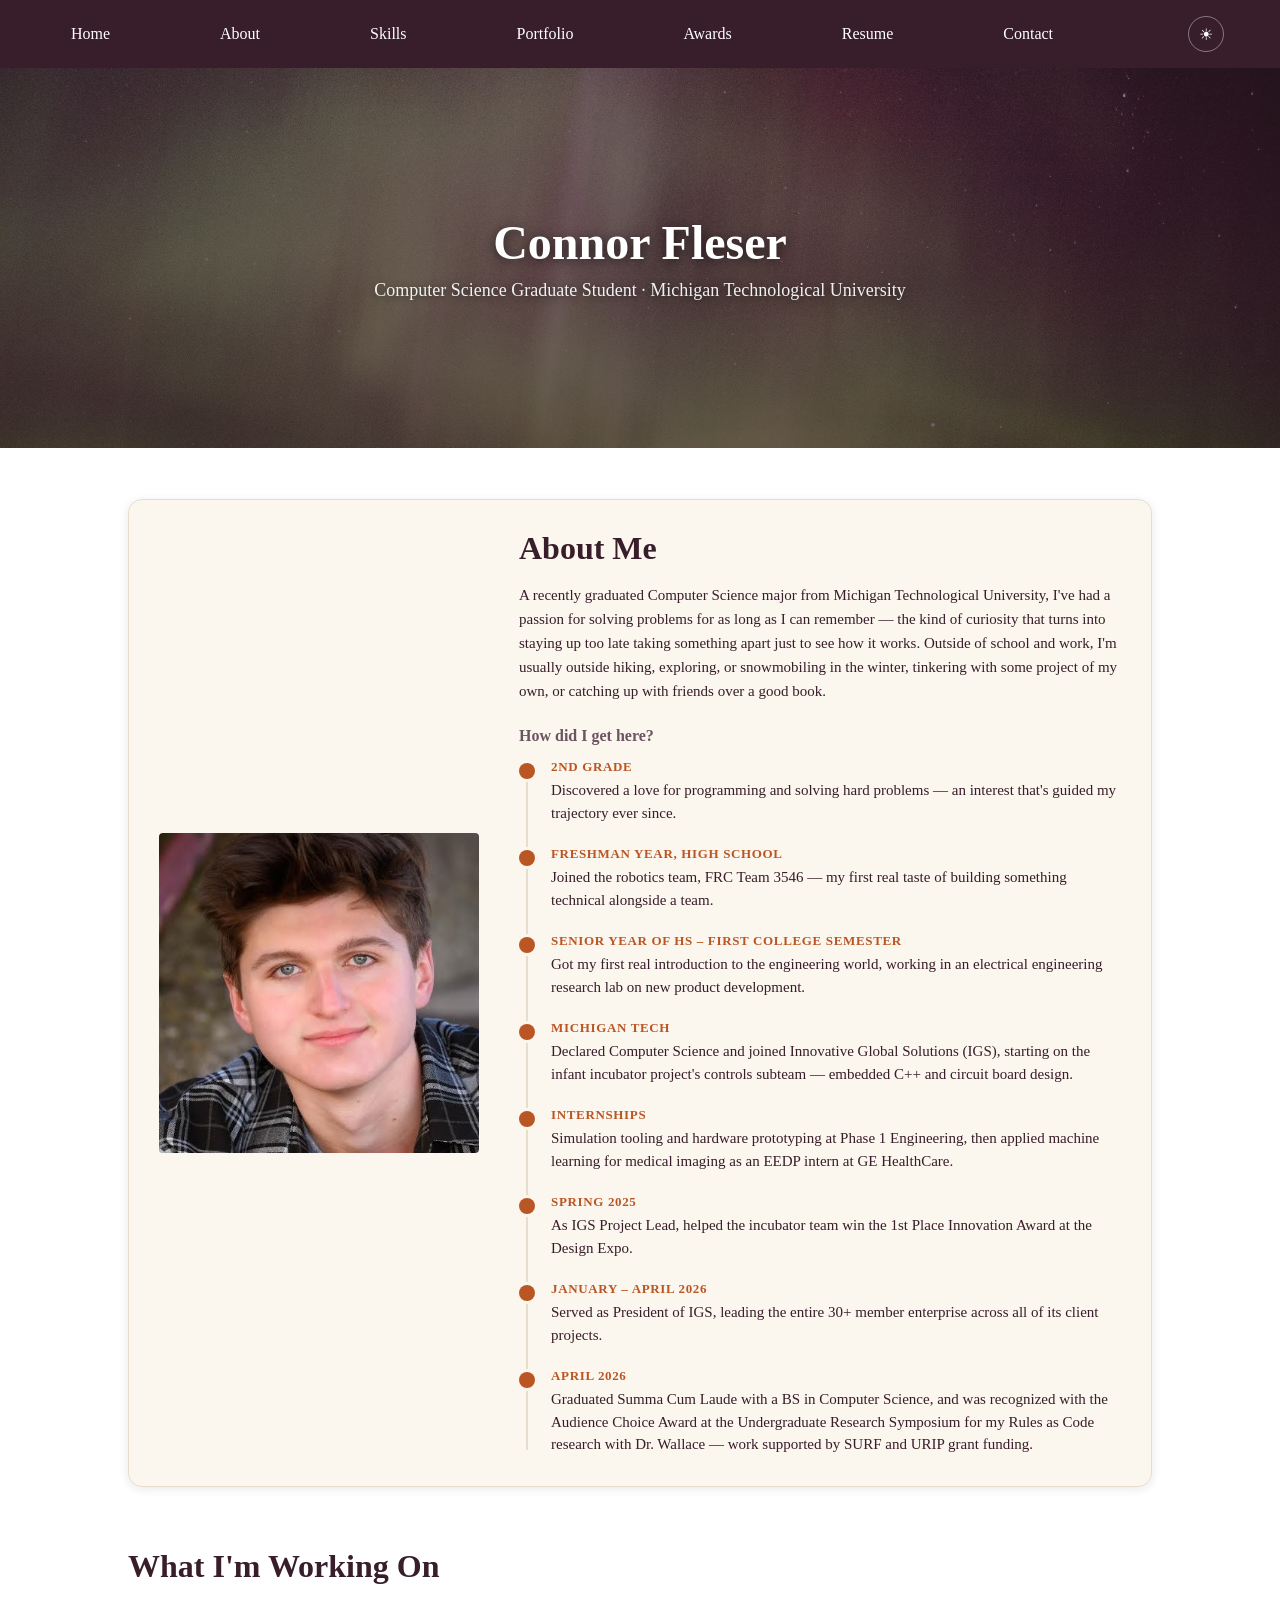
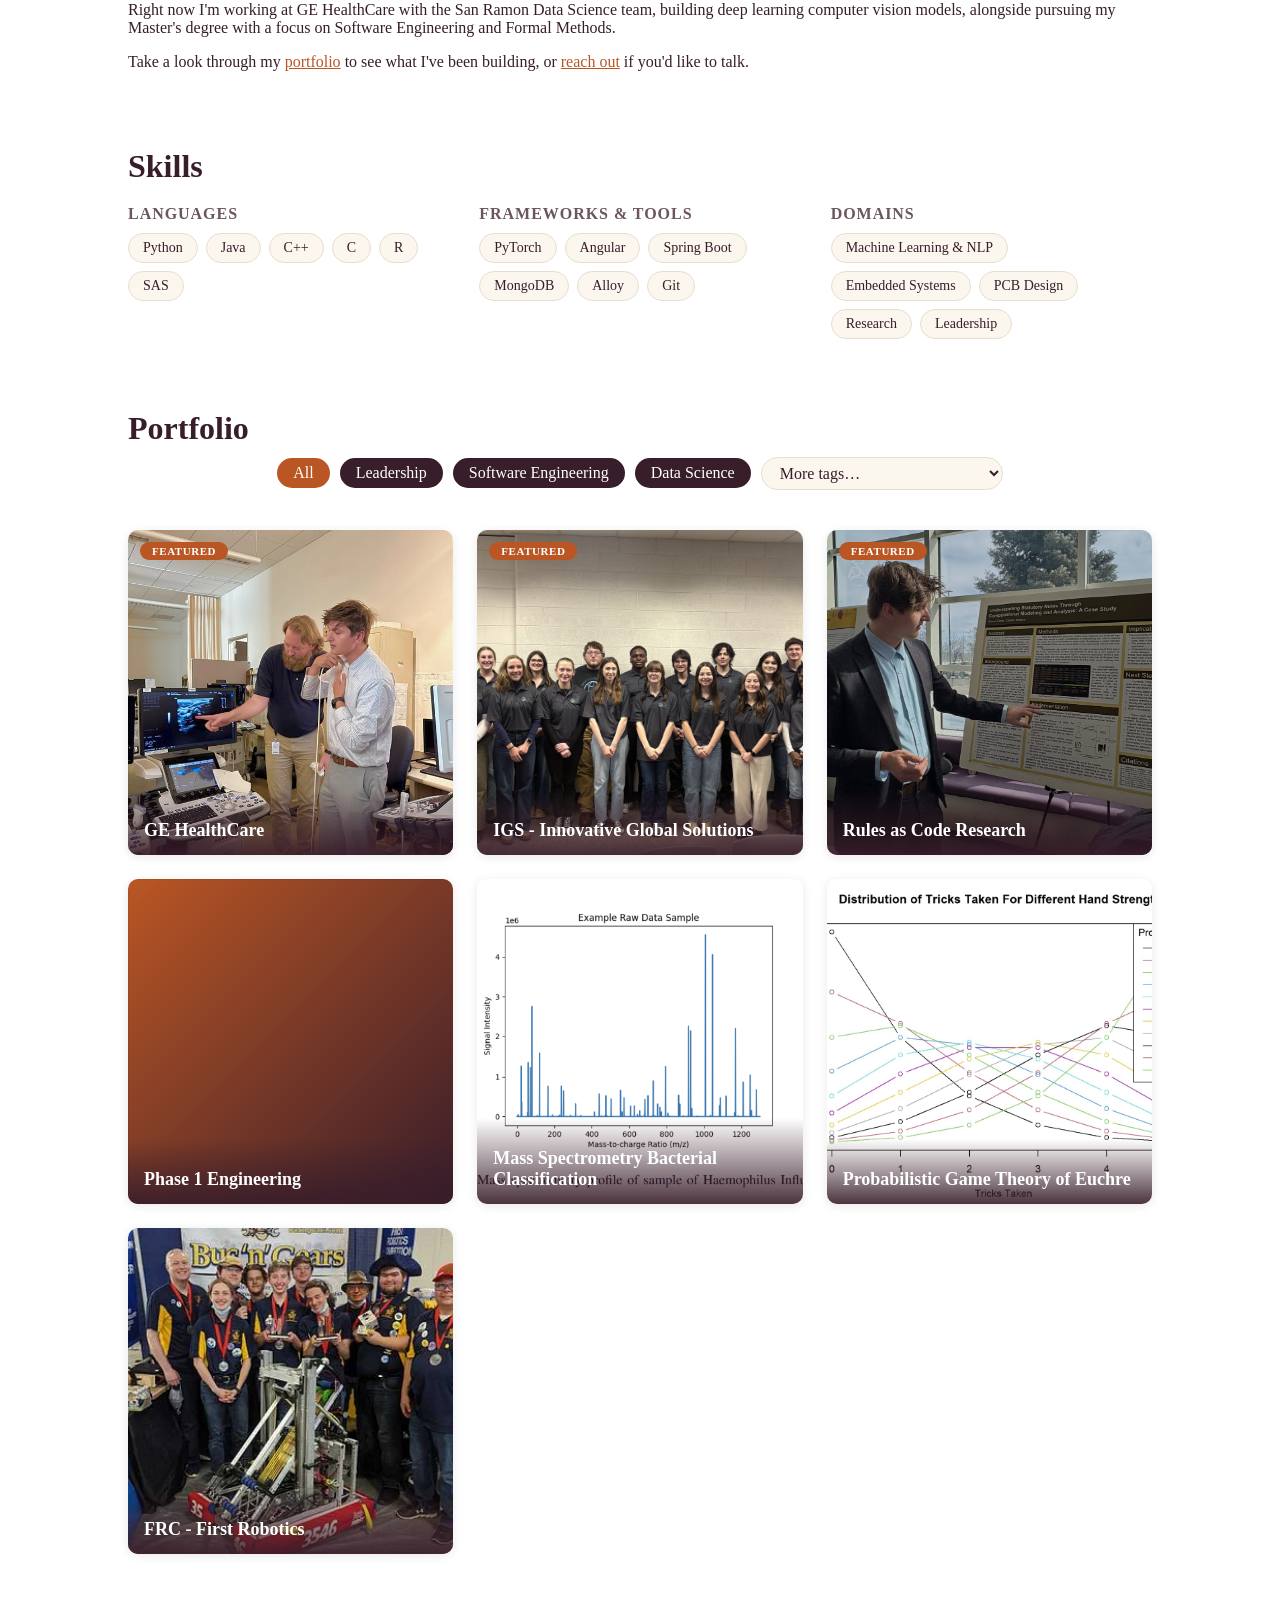
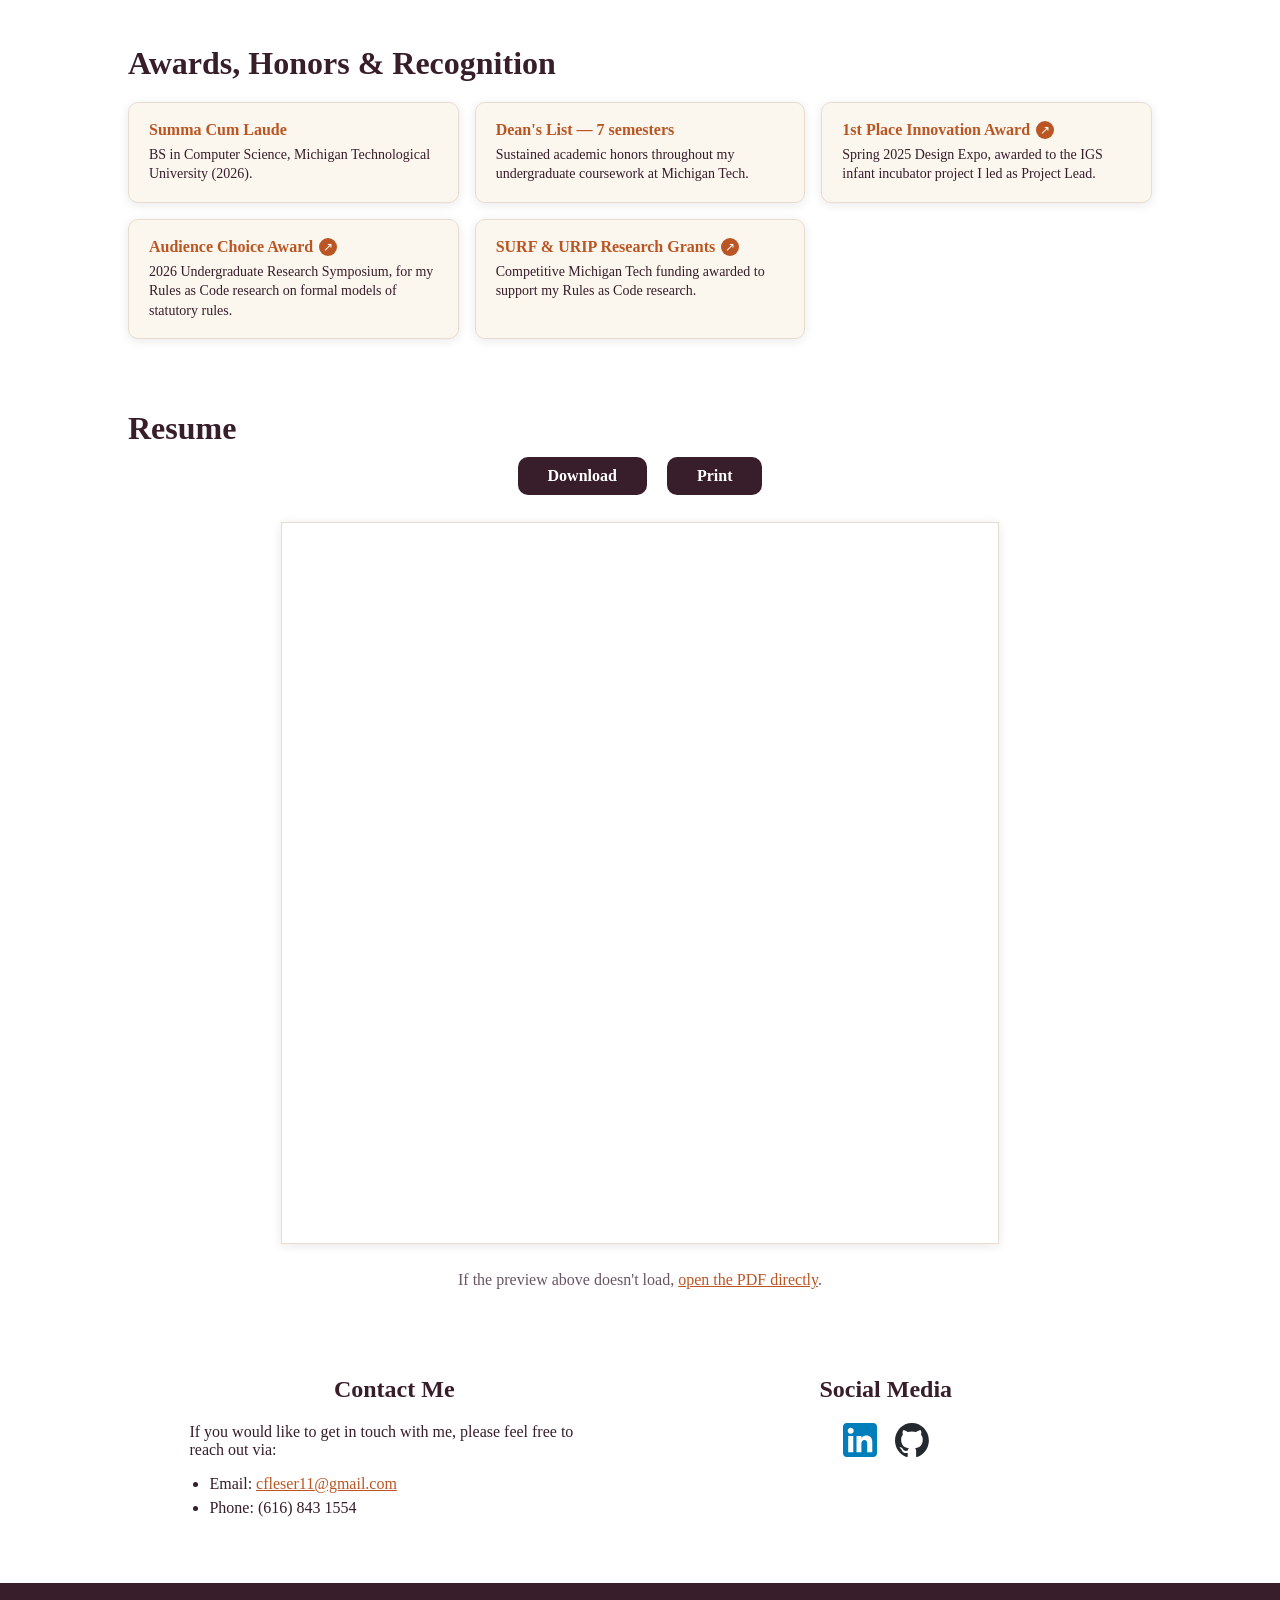
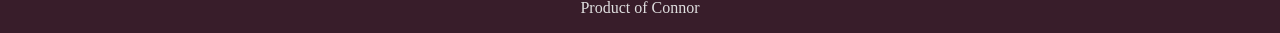
<file: index.html>
<!DOCTYPE html>
<html lang="en-US">

<head>
  <meta charset="utf-8" />
  <meta name="viewport" content="width=device-width, initial-scale=1" />
  <meta name="author" content="Connor Fleser" />
  <meta name="description" content="Personal portfolio site for Connor Fleser, a Computer Science graduate student at Michigan Technological University, showcasing software engineering, machine learning, and research projects." />
  <meta name="google-site-verification" content="c_oN0fYdQOgX3zfJrav4MjXg7mTwmKVMsnmQQGpclFg" />
  <title>Connor Fleser | Portfolio</title>
  <link rel="canonical" href="https://pages.mtu.edu/~cfleser/Website/index.html">

  <link rel="icon" href="images/logo.png" type="image/png" sizes="32x32">
  <link rel="icon" href="images/logo.png" type="image/png" sizes="16x16">
  <link rel="apple-touch-icon" href="images/logo.png">
  <link rel="shortcut icon" href="images/logo.png">

  <meta property="og:type" content="website">
  <meta property="og:title" content="Connor Fleser | Portfolio">
  <meta property="og:description" content="Personal portfolio site for Connor Fleser, a Computer Science graduate student at Michigan Technological University, showcasing software engineering, machine learning, and research projects.">
  <meta property="og:url" content="https://pages.mtu.edu/~cfleser/Website/index.html">
  <meta property="og:image" content="https://pages.mtu.edu/~cfleser/Website/images/logo.png">

  <meta name="twitter:card" content="summary_large_image">
  <meta name="twitter:title" content="Connor Fleser | Portfolio">
  <meta name="twitter:description" content="Personal portfolio site for Connor Fleser, a Computer Science graduate student at Michigan Technological University, showcasing software engineering, machine learning, and research projects.">
  <meta name="twitter:image" content="https://pages.mtu.edu/~cfleser/Website/images/logo.png">

  <link rel="stylesheet" href="styles/variables.css">
  <link rel="stylesheet" href="styles/main.css">
  <link rel="stylesheet" href="styles/home.css">
  <link rel="stylesheet" href="styles/skills.css">
  <link rel="stylesheet" href="styles/portfolio.css">
  <link rel="stylesheet" href="styles/awards.css">
  <link rel="stylesheet" href="styles/resume.css">
  <link rel="stylesheet" href="styles/contact.css">
  <script src="components/theme.js" defer></script>
  <script src="components/header.js" type="text/javascript" defer></script>
  <script src="components/footer.js" type="text/javascript" defer></script>
  <script src="components/scrollReveal.js" defer></script>
  <script src="portfolio/portfolioJS.js" defer></script>
</head>

<body>
  <header-component></header-component>
  <section class="hero">
    <div class="hero-content">
      <h1>Connor Fleser</h1>
      <p class="hero-tagline">Computer Science Graduate Student &middot; Michigan Technological University</p>
    </div>
  </section>
  <main class="page-content">
    <section id="home">
      <div class="about-card reveal">
        <img class="about-card-img" src="images/portrait.jpeg" alt="Portrait of Connor Fleser">
        <div class="about-card-body">
          <h2 class="section-title">About Me</h2>
          <p class="about-intro">A recently graduated Computer Science major from Michigan
            Technological University, I've had a passion for solving problems for as long as I can
            remember &mdash; the kind of curiosity that turns into staying up too late taking something
            apart just to see how it works. Outside of school and work, I'm usually outside hiking,
            exploring, or snowmobiling in the winter, tinkering with some project of my own, or catching
            up with friends over a good book.</p>

          <h3 class="about-timeline-lead">How did I get here?</h3>
          <ol class="about-timeline">
            <li>
              <span class="about-timeline-marker" aria-hidden="true"></span>
              <div class="about-timeline-content">
                <span class="about-timeline-date">2nd Grade</span>
                <p>Discovered a love for programming and solving hard problems &mdash; an interest
                  that's guided my trajectory ever since.</p>
              </div>
            </li>
            <li>
              <span class="about-timeline-marker" aria-hidden="true"></span>
              <div class="about-timeline-content">
                <span class="about-timeline-date">Freshman Year, High School</span>
                <p>Joined the robotics team, FRC Team 3546 &mdash; my first real taste of building
                  something technical alongside a team.</p>
              </div>
            </li>
            <li>
              <span class="about-timeline-marker" aria-hidden="true"></span>
              <div class="about-timeline-content">
                <span class="about-timeline-date">Senior Year of HS &ndash; First College Semester</span>
                <p>Got my first real introduction to the engineering world, working in an electrical
                  engineering research lab on new product development.</p>
              </div>
            </li>
            <li>
              <span class="about-timeline-marker" aria-hidden="true"></span>
              <div class="about-timeline-content">
                <span class="about-timeline-date">Michigan Tech</span>
                <p>Declared Computer Science and joined Innovative Global Solutions (IGS), starting on
                  the infant incubator project's controls subteam &mdash; embedded C++ and circuit board
                  design.</p>
              </div>
            </li>
            <li>
              <span class="about-timeline-marker" aria-hidden="true"></span>
              <div class="about-timeline-content">
                <span class="about-timeline-date">Internships</span>
                <p>Simulation tooling and hardware prototyping at Phase 1 Engineering, then applied
                  machine learning for medical imaging as an EEDP intern at GE HealthCare.</p>
              </div>
            </li>
            <li>
              <span class="about-timeline-marker" aria-hidden="true"></span>
              <div class="about-timeline-content">
                <span class="about-timeline-date">Spring 2025</span>
                <p>As IGS Project Lead, helped the incubator team win the 1st Place Innovation Award at
                  the Design Expo.</p>
              </div>
            </li>
            <li>
              <span class="about-timeline-marker" aria-hidden="true"></span>
              <div class="about-timeline-content">
                <span class="about-timeline-date">January &ndash; April 2026</span>
                <p>Served as President of IGS, leading the entire 30+ member enterprise across all of its
                  client projects.</p>
              </div>
            </li>
            <li>
              <span class="about-timeline-marker" aria-hidden="true"></span>
              <div class="about-timeline-content">
                <span class="about-timeline-date">April 2026</span>
                <p>Graduated Summa Cum Laude with a BS in Computer Science, and was recognized with the
                  Audience Choice Award at the Undergraduate Research Symposium for my Rules as Code
                  research with Dr. Wallace &mdash; work supported by SURF and URIP grant funding.</p>
              </div>
            </li>
          </ol>
        </div>
      </div>
    </section>

    <section id="about">
      <div id="about-text" class="reveal">
        <h2 class="section-title">What I'm Working On</h2>
        <p>Right now I'm working at GE HealthCare with the San Ramon Data Science team, building deep
          learning computer vision models, alongside pursuing my Master's degree with a focus on
          Software Engineering and Formal Methods.</p>

        <p>Take a look through my <a href="#portfolio">portfolio</a> to see what I've been building, or
          <a href="#contact">reach out</a> if you'd like to talk.</p>
      </div>
    </section>

    <section id="skills">
      <h2 class="section-title reveal">Skills</h2>
      <div class="skills-groups reveal">
        <div class="skills-group">
          <h3>Languages</h3>
          <ul class="skill-badges">
            <li>Python</li>
            <li>Java</li>
            <li>C++</li>
            <li>C</li>
            <li>R</li>
            <li>SAS</li>
          </ul>
        </div>
        <div class="skills-group">
          <h3>Frameworks &amp; Tools</h3>
          <ul class="skill-badges">
            <li>PyTorch</li>
            <li>Angular</li>
            <li>Spring Boot</li>
            <li>MongoDB</li>
            <li>Alloy</li>
            <li>Git</li>
          </ul>
        </div>
        <div class="skills-group">
          <h3>Domains</h3>
          <ul class="skill-badges">
            <li>Machine Learning &amp; NLP</li>
            <li>Embedded Systems</li>
            <li>PCB Design</li>
            <li>Research</li>
            <li>Leadership</li>
          </ul>
        </div>
      </div>
    </section>

    <section id="portfolio">
      <h2 class="section-title reveal">Portfolio</h2>
      <div id="portfolio-filters"></div>
      <div id="portfolio-grid"></div>
    </section>

    <section id="awards">
      <h2 class="section-title reveal">Awards, Honors &amp; Recognition</h2>
      <ul class="awards-list reveal">
        <li class="award-item">
          <span class="award-title">Summa Cum Laude</span>
          <span class="award-context">BS in Computer Science, Michigan Technological University (2026).</span>
        </li>
        <li class="award-item">
          <span class="award-title">Dean's List &mdash; 7 semesters</span>
          <span class="award-context">Sustained academic honors throughout my undergraduate coursework at Michigan Tech.</span>
        </li>
        <li class="award-item">
          <span class="award-title-row">
            <span class="award-title">1st Place Innovation Award</span>
            <a class="award-link-icon" href="https://igs.enterprise.mtu.edu/" aria-label="View the IGS website (opens in a new context)">&#8599;</a>
          </span>
          <span class="award-context">Spring 2025 Design Expo, awarded to the IGS infant incubator project I led as Project Lead.</span>
        </li>
        <li class="award-item">
          <span class="award-title-row">
            <span class="award-title">Audience Choice Award</span>
            <a class="award-link-icon" href="#portfolio" aria-label="See the Rules as Code project">&#8599;</a>
          </span>
          <span class="award-context">2026 Undergraduate Research Symposium, for my Rules as Code research on formal models of statutory rules.</span>
        </li>
        <li class="award-item">
          <span class="award-title-row">
            <span class="award-title">SURF &amp; URIP Research Grants</span>
            <a class="award-link-icon" href="#portfolio" aria-label="See the Rules as Code project">&#8599;</a>
          </span>
          <span class="award-context">Competitive Michigan Tech funding awarded to support my Rules as Code research.</span>
        </li>
      </ul>
    </section>

    <section id="resume">
      <h2 class="section-title reveal">Resume</h2>
      <div class="resume-actions">
        <a href="resume/FleserConnorResume.pdf" download class="resume-btn">Download</a>
        <a href="resume/FleserConnorResume.pdf" target="_blank" rel="noopener" class="resume-btn">Print</a>
      </div>
      <iframe src="resume/FleserConnorResume.pdf" title="Connor Fleser's resume"></iframe>
      <p class="resume-fallback">If the preview above doesn't load, <a href="resume/FleserConnorResume.pdf">open the PDF directly</a>.</p>
    </section>

    <section id="contact">
      <div id="contact-info" class="reveal">
        <h2>Contact Me</h2>
        <p>If you would like to get in touch with me, please feel free to reach out via:</p>
        <ul class="contact-list">
          <li>Email: <a href="mailto:cfleser11@gmail.com">cfleser11@gmail.com</a></li>
          <li>Phone: (616) 843 1554</li>
        </ul>
      </div>
      <div id="contact-social" class="reveal">
        <h2>Social Media</h2>
        <ul class="media" aria-label="Social media links">
          <li class="media"><a href="https://www.linkedin.com/in/connor-fleser/"><img src="images/linkedin.svg" alt="Connor Fleser on LinkedIn" class="media"></a></li>
          <li class="media"><a href="https://github.com/Fleser11"><img src="images/github.svg" alt="Connor Fleser on GitHub" class="media"></a></li>
        </ul>
      </div>
    </section>
  </main>
  <footer-component></footer-component>

  <div id="portfolio-modal" class="portfolio-modal" hidden>
    <div class="portfolio-modal-backdrop"></div>
    <div class="portfolio-modal-panel" role="dialog" aria-modal="true" aria-label="Project details">
      <button class="portfolio-modal-close" aria-label="Close">&times;</button>
      <div class="portfolio-modal-content"></div>
    </div>
  </div>

  <script>
    document.addEventListener("DOMContentLoaded", () => {
      loadEntries();
    });
  </script>
</body>

</html>
</file>
<file: styles/variables.css>
:root {
    /* Brand palette (constant across themes) */
    --color-cream: #fcde9c;
    --color-orange: #ffa552;
    --color-rust: #ba5624;
    --color-plum: #381d2a;
    --color-sage: #c4d6b0;

    /* ---- Light theme (default) ---- */
    --bg-page: #ffffff;
    --bg-surface: #fbf6ee;      /* cards, skill badges */
    --bg-elevated: #ffffff;     /* modal panel */
    --text-color: var(--color-plum);
    --text-muted: #6a5560;
    --text-on-dark: #ffffff;    /* text over plum bars/hero */
    --border-color: #e7ddcf;
    --color-primary: var(--color-rust);
    --color-primary-hover: var(--color-orange);
    --color-accent-light: var(--color-cream);
    --color-accent-soft: var(--color-sage);

    /* Chrome that stays dark in both themes */
    --nav-bg: var(--color-plum);
    --footer-bg: var(--color-plum);

    --hero-overlay-top: rgba(56, 29, 42, 0.55);
    --hero-overlay-bottom: rgba(56, 29, 42, 0.70);
    --shadow-card: 0 2px 10px rgba(56, 29, 42, 0.10);
    --shadow-modal: 0 20px 60px rgba(0, 0, 0, 0.35);
    --backdrop: rgba(56, 29, 42, 0.55);

    /* Legacy alias kept for existing rules */
    --color-dark: var(--color-plum);
    --bar-color: var(--color-plum);

    color-scheme: light;
}

/* ---- Dark theme values ---- */
:root[data-theme="dark"] {
    --bg-page: #1f1017;
    --bg-surface: #2c1a24;
    --bg-elevated: #33202b;
    --text-color: #f3e7d7;
    --text-muted: #c3a9b3;
    --text-on-dark: #ffffff;
    --border-color: #452a37;
    --color-primary: var(--color-orange);
    --color-primary-hover: var(--color-cream);

    --nav-bg: #160b10;
    --footer-bg: #160b10;

    --hero-overlay-top: rgba(20, 8, 14, 0.55);
    --hero-overlay-bottom: rgba(20, 8, 14, 0.78);
    --shadow-card: 0 2px 12px rgba(0, 0, 0, 0.45);
    --shadow-modal: 0 20px 60px rgba(0, 0, 0, 0.65);
    --backdrop: rgba(10, 4, 7, 0.66);

    color-scheme: dark;
}

/* Follow the OS preference when the user hasn't explicitly chosen light */
@media (prefers-color-scheme: dark) {
    :root:not([data-theme="light"]) {
        --bg-page: #1f1017;
        --bg-surface: #2c1a24;
        --bg-elevated: #33202b;
        --text-color: #f3e7d7;
        --text-muted: #c3a9b3;
        --text-on-dark: #ffffff;
        --border-color: #452a37;
        --color-primary: var(--color-orange);
        --color-primary-hover: var(--color-cream);

        --nav-bg: #160b10;
        --footer-bg: #160b10;

        --hero-overlay-top: rgba(20, 8, 14, 0.55);
        --hero-overlay-bottom: rgba(20, 8, 14, 0.78);
        --shadow-card: 0 2px 12px rgba(0, 0, 0, 0.45);
        --shadow-modal: 0 20px 60px rgba(0, 0, 0, 0.65);
        --backdrop: rgba(10, 4, 7, 0.66);

        color-scheme: dark;
    }
}
</file>
<file: styles/main.css>
html {
    scroll-behavior: smooth;
}

html, body{
    background-color: var(--bg-page, #ffffff);
    color: var(--text-color, #381d2a);
    margin:0px;
    border:0px;
    padding:0px;
    -ms-overflow-style: none;
    scrollbar-width:none;
    height: 100%;
    display: flex;
    flex-direction: column;
}

body {
    transition: background-color 0.3s ease, color 0.3s ease;
}

::-webkit-scrollbar{
    display:none;
}

header-component {
    display: block;
}

footer-component {
    display: block;
}


.page-content {
    flex: 1;
    display: flex;
    flex-direction: column;
}

.page-content > section {
    justify-content: flex-start;
    display: flex;
    list-style: none;
    padding-left: 10vw;
    padding-right: 10vw;
    width: 80vw;
    scroll-margin-top: 70px;
}

h1,
.section-title {
    font-size: 32px;
    margin: 0;
    padding: 0;
    color: var(--text-color, #381d2a);
}

a {
    color: var(--color-primary, #ba5624);
}

:focus-visible {
    outline: 2px solid var(--color-primary, #ba5624);
    outline-offset: 2px;
}

@keyframes fade-in-up {
    from {
        opacity: 0;
        transform: translateY(16px);
    }
    to {
        opacity: 1;
        transform: translateY(0);
    }
}

.reveal {
    opacity: 0;
    transform: translateY(24px);
    transition: opacity 0.6s ease, transform 0.6s ease;
}

.reveal.visible {
    opacity: 1;
    transform: translateY(0);
}

@media (prefers-reduced-motion: reduce) {
    html {
        scroll-behavior: auto;
    }

    *, *::before, *::after {
        animation: none !important;
        transition-duration: 0.001ms !important;
    }

    .reveal {
        opacity: 1 !important;
        transform: none !important;
    }
}

/* main ul{
    padding:0;
    width:50vw;s
    display:flex;
    padding-left:20vw;

    /* justify-content:space-between; 
    
} 

main li{
    display:inline;
    padding-left:5vw;
    padding-right:5vw;
    
} */
</file>
<file: styles/home.css>
.hero {
    width: 100vw;
    min-height: 380px;
    display: flex;
    align-items: center;
    justify-content: center;
    text-align: center;
    background-image:
        linear-gradient(var(--hero-overlay-top, rgba(56, 29, 42, 0.55)), var(--hero-overlay-bottom, rgba(56, 29, 42, 0.70))),
        url("../images/aurora-banner.jpeg");
    background-size: cover;
    background-position: center;
    box-sizing: border-box;
    padding: 2rem 1rem;
}

.hero-content {
    animation: fade-in-up 0.8s ease both;
}

.hero-content h1 {
    margin: 0 0 10px 0;
    font-size: 48px;
    color: white;
    text-shadow: 0 2px 12px rgba(0, 0, 0, 0.6);
}

.hero-tagline {
    margin: 0;
    font-size: 18px;
    color: rgb(240, 240, 240);
    text-shadow: 0 1px 8px rgba(0, 0, 0, 0.6);
}

#home {
    display: block;
    padding-top: 4%;
    padding-bottom: 10px;
}

h1,
.section-title {
    margin: 4% 0 0 0;
}

#home .section-title {
    margin-top: 0;
}

.about-card {
    display: flex;
    align-items: center;
    gap: 40px;
    text-align: left;
    background-color: var(--bg-surface, #fbf6ee);
    border: 1px solid var(--border-color, #e7ddcf);
    border-radius: 14px;
    box-shadow: var(--shadow-card, 0 2px 10px rgba(56, 29, 42, 0.10));
    padding: 30px;
    box-sizing: border-box;
}

.about-card-img {
    flex: 0 0 auto;
    align-self: center;
    width: 320px;
    height: 320px;
    object-fit: cover;
    border-radius: 4px;
}

.about-card-body {
    flex: 1 1 auto;
    min-width: 0;
}

.about-intro {
    margin: 16px 0 0 0;
    font-size: 15px;
    line-height: 1.6;
    color: var(--text-color, #381d2a);
}

.about-timeline-lead {
    margin: 24px 0 0 0;
    font-size: 16px;
    color: var(--text-muted, #6a5560);
}

.about-timeline {
    position: relative;
    list-style: none;
    margin: 14px 0 0 0;
    padding: 0;
}

.about-timeline::before {
    content: "";
    position: absolute;
    left: 7px;
    top: 6px;
    bottom: 6px;
    width: 2px;
    background-color: var(--border-color, #e7ddcf);
}

.about-timeline li {
    position: relative;
    padding: 0 0 22px 32px;
}

.about-timeline li:last-child {
    padding-bottom: 0;
}

.about-timeline-marker {
    position: absolute;
    left: 0;
    top: 4px;
    width: 16px;
    height: 16px;
    border-radius: 50%;
    background-color: var(--color-primary, #ba5624);
    box-shadow: 0 0 0 3px var(--bg-surface, #fbf6ee);
}

.about-timeline-date {
    display: block;
    font-weight: bold;
    font-size: 13px;
    text-transform: uppercase;
    letter-spacing: 0.05em;
    color: var(--color-primary, #ba5624);
    margin-bottom: 4px;
}

.about-timeline-content p {
    margin: 0;
    font-size: 15px;
    line-height: 1.5;
    color: var(--text-color, #381d2a);
}

@media (max-width: 700px) {
    .about-card {
        flex-direction: column;
        align-items: center;
        text-align: center;
        padding: 24px;
    }

    .about-card-img {
        width: 220px;
        height: 220px;
    }

    .about-timeline {
        text-align: left;
    }
}

#about {
    display: block;
    padding-top: 10px;
    padding-bottom: 10px;
}

#about-text {
    text-align: left;
}
</file>
<file: styles/skills.css>
#skills {
    display: block;
    padding-top: 10px;
    padding-bottom: 30px;
}

.skills-groups {
    display: flex;
    flex-wrap: wrap;
    gap: 30px;
    margin-top: 20px;
}

.skills-group {
    flex: 1 1 220px;
    min-width: 220px;
}

.skills-group h3 {
    margin: 0 0 10px 0;
    font-size: 16px;
    text-transform: uppercase;
    letter-spacing: 0.06em;
    color: var(--text-muted, #6a5560);
}

.skill-badges {
    list-style: none;
    display: flex;
    flex-wrap: wrap;
    gap: 8px;
    margin: 0;
    padding: 0;
}

.skill-badges li {
    padding: 6px 14px;
    border-radius: 20px;
    background-color: var(--bg-surface, #fbf6ee);
    border: 1px solid var(--border-color, #e7ddcf);
    color: var(--text-color, #381d2a);
    font-size: 14px;
}
</file>
<file: styles/portfolio.css>
#portfolio {
    flex-direction: column;
}

#portfolio-filters {
    margin: 10px 0 30px 0;
}

.filter-chip-row {
    display: flex;
    flex-wrap: wrap;
    gap: 10px;
    justify-content: center;
    align-items: center;
    margin-bottom: 10px;
}

.active-extra-row {
    display: flex;
    flex-wrap: wrap;
    gap: 8px;
    justify-content: center;
}

.filter-chip {
    font: inherit;
    padding: 6px 16px;
    border-radius: 20px;
    border: none;
    background-color: var(--nav-bg, #381d2a);
    color: var(--text-on-dark, white);
    cursor: pointer;
    transition: background-color 0.2s ease, transform 0.15s ease;
}

.filter-chip:hover {
    background-color: var(--color-primary, #ba5624);
    transform: translateY(-1px);
}

.filter-chip.active {
    background-color: var(--color-primary, #ba5624);
}

.filter-chip.removable {
    display: inline-flex;
    align-items: center;
    gap: 6px;
}

.remove-x {
    font-weight: bold;
}

.filter-dropdown {
    font: inherit;
    padding: 6px 14px;
    border-radius: 20px;
    border: 1px solid var(--border-color, #381d2a);
    background-color: var(--bg-surface, white);
    color: var(--text-color, #381d2a);
    cursor: pointer;
}

#portfolio-grid {
    display: grid;
    grid-template-columns: repeat(3, 1fr);
    gap: 24px;
    padding-bottom: 40px;
}

@media (max-width: 900px) {
    #portfolio-grid {
        grid-template-columns: repeat(2, 1fr);
    }
}

@media (max-width: 600px) {
    #portfolio-grid {
        grid-template-columns: 1fr;
    }
}

.portfolio-card {
    position: relative;
    aspect-ratio: 1 / 1;
    font: inherit;
    text-align: left;
    background: none;
    border: none;
    border-radius: 10px;
    box-shadow: var(--shadow-card, 0px 0px 12px 2px rgba(0, 0, 0, 0.15));
    cursor: pointer;
    overflow: hidden;
    padding: 0;
    transition: transform 0.15s ease, box-shadow 0.15s ease;
    animation: fade-in-up 0.5s ease both;
}

.portfolio-card:hover {
    transform: translateY(-4px);
    box-shadow: 0px 6px 20px 2px rgba(0, 0, 0, 0.3);
}

.portfolio-card-media {
    position: absolute;
    inset: 0;
    background-size: cover;
    background-position: center;
    transition: transform 0.3s ease;
}

.portfolio-card:hover .portfolio-card-media {
    transform: scale(1.05);
}

.portfolio-card-placeholder {
    background-image: linear-gradient(135deg, var(--color-rust, #ba5624) 0%, var(--color-plum, #381d2a) 100%);
}

.portfolio-card-badge {
    position: absolute;
    top: 12px;
    left: 12px;
    z-index: 1;
    padding: 3px 12px;
    border-radius: 20px;
    font-size: 11px;
    font-weight: bold;
    text-transform: uppercase;
    letter-spacing: 0.05em;
    background-color: var(--color-primary, #ba5624);
    color: var(--text-on-dark, white);
}

.portfolio-card-overlay {
    position: absolute;
    inset: 0;
    display: flex;
    flex-direction: column;
    justify-content: center;
    gap: 8px;
    padding: 20px;
    background-color: rgba(255, 255, 255, 0.72);
    backdrop-filter: blur(6px);
    -webkit-backdrop-filter: blur(6px);
    color: var(--color-plum, #381d2a);
    text-shadow: 0 1px 3px rgba(255, 255, 255, 0.6);
    opacity: 0;
    transform: translateY(6px);
    transition: opacity 0.2s ease, transform 0.2s ease;
    box-sizing: border-box;
}

:root[data-theme="dark"] .portfolio-card-overlay {
    background-color: rgba(51, 32, 43, 0.75);
    color: var(--text-color, #f3e7d7);
    text-shadow: 0 1px 3px rgba(0, 0, 0, 0.6);
}

@media (prefers-color-scheme: dark) {
    :root:not([data-theme="light"]) .portfolio-card-overlay {
        background-color: rgba(51, 32, 43, 0.75);
        color: var(--text-color, #f3e7d7);
        text-shadow: 0 1px 3px rgba(0, 0, 0, 0.6);
    }
}

.portfolio-card:hover .portfolio-card-overlay,
.portfolio-card:focus-visible .portfolio-card-overlay,
.portfolio-card:focus-within .portfolio-card-overlay {
    opacity: 1;
    transform: translateY(0);
}

.portfolio-card-overlay-title {
    font-weight: bold;
    font-size: 18px;
}

.portfolio-card-overlay-blurb {
    margin: 0;
    font-size: 14px;
    line-height: 1.4;
}

.portfolio-card-overlay-tags {
    list-style: none;
    display: flex;
    flex-wrap: wrap;
    gap: 6px;
    margin: 2px 0 0 0;
    padding: 0;
}

.portfolio-card-overlay-tags li {
    padding: 2px 10px;
    border-radius: 20px;
    font-size: 12px;
    background-color: var(--nav-bg, #381d2a);
    color: var(--text-on-dark, white);
}

.portfolio-card-overlay-cta {
    margin-top: 4px;
    font-weight: bold;
    font-size: 14px;
    color: var(--color-primary, #ba5624);
}

.portfolio-card-title {
    position: absolute;
    left: 0;
    right: 0;
    bottom: 0;
    padding: 30px 16px 14px 16px;
    font-weight: bold;
    font-size: 18px;
    color: var(--text-on-dark, white);
    background: linear-gradient(to top, rgba(56, 29, 42, 0.9) 0%, rgba(56, 29, 42, 0) 100%);
}

.portfolio-modal {
    position: fixed;
    inset: 0;
    z-index: 100;
    display: flex;
    align-items: center;
    justify-content: center;
    opacity: 0;
    transition: opacity 0.2s ease;
}

.portfolio-modal.open {
    opacity: 1;
}

.portfolio-modal[hidden] {
    display: none;
}

.portfolio-modal-backdrop {
    position: absolute;
    inset: 0;
    background: var(--backdrop, rgba(0, 0, 0, 0.6));
}

.portfolio-modal-panel {
    position: relative;
    display: flex;
    flex-direction: column;
    background: var(--bg-elevated, white);
    color: var(--text-color, #381d2a);
    max-width: 700px;
    width: 90vw;
    max-height: 85vh;
    border-radius: 10px;
    padding: 40px 4% 3% 4%;
    box-shadow: var(--shadow-modal, 0px 0px 30px 5px rgba(0, 0, 0, 0.4));
    box-sizing: border-box;
    transform: scale(0.96);
    transition: transform 0.2s ease;
}

.portfolio-modal.open .portfolio-modal-panel {
    transform: scale(1);
}

.portfolio-modal-close {
    position: absolute;
    top: 8px;
    right: 16px;
    z-index: 2;
    font-size: 28px;
    line-height: 1;
    background: none;
    border: none;
    cursor: pointer;
    color: var(--text-color, #381d2a);
    transition: color 0.15s ease;
}

.portfolio-modal-close:hover {
    color: var(--color-primary, #ba5624);
}

.portfolio-modal-content {
    flex: 1 1 auto;
    min-height: 0;
    overflow-y: auto;
}

body.modal-open {
    overflow: hidden;
}

.portfolio-body img {
    max-width: 100%;
}

.tag-list,
.link-list {
    list-style: none;
    display: flex;
    flex-wrap: wrap;
    margin: 0;
    padding-inline-start: 0px;
}

.tag-list li,
.link-list li {
    padding: 2px 10px;
    margin: 2px 5px 2px 0;
    border-radius: 20px;
    background-color: var(--nav-bg, #381d2a);
    color: var(--text-on-dark, white);
}

.link-list li {
    background-color: var(--color-primary, #ba5624);
}

.link-list a {
    text-decoration: none;
    color: var(--text-on-dark, white);
}

.no-links {
    color: var(--text-muted, rgb(100, 100, 100));
}
</file>
<file: styles/awards.css>
#awards {
    display: block;
    padding-top: 10px;
    padding-bottom: 30px;
}

.awards-list {
    list-style: none;
    display: grid;
    grid-template-columns: repeat(auto-fit, minmax(260px, 1fr));
    gap: 16px;
    margin: 20px 0 0 0;
    padding: 0;
}

.award-item {
    display: flex;
    flex-direction: column;
    gap: 6px;
    padding: 18px 20px;
    border-radius: 10px;
    background-color: var(--bg-surface, #fbf6ee);
    border: 1px solid var(--border-color, #e7ddcf);
    box-shadow: var(--shadow-card, 0 2px 10px rgba(56, 29, 42, 0.10));
}

.award-title-row {
    display: flex;
    align-items: center;
    gap: 6px;
    width: fit-content;
}

.award-title {
    font-weight: bold;
    color: var(--color-primary, #ba5624);
}

.award-link-icon {
    display: inline-flex;
    align-items: center;
    justify-content: center;
    width: 18px;
    height: 18px;
    border-radius: 50%;
    font-size: 12px;
    line-height: 1;
    color: var(--text-on-dark, white);
    background-color: var(--color-primary, #ba5624);
    text-decoration: none;
    flex-shrink: 0;
}

.award-link-icon:hover {
    background-color: var(--color-primary-hover, #ffa552);
}

.award-context {
    color: var(--text-color, #381d2a);
    font-size: 14px;
    line-height: 1.4;
}
</file>
<file: styles/resume.css>
#resume {
    flex-direction: column;
}

#resume iframe {
    width: 70%;
    height: 80vh;
    margin: 3vh auto;
    box-shadow: var(--shadow-card, 0px 0px 20px 10px grey);
    border: 1px solid var(--border-color, transparent);
    display: block;
    background-color: var(--bg-elevated, #ffffff);
}

#resume .resume-fallback {
    text-align: center;
    margin: 0 0 3vh 0;
    color: var(--text-muted, rgb(100, 100, 100));
}

.resume-actions {
    display: flex;
    justify-content: center;
    gap: 20px;
    margin-top: 10px;
}

.resume-btn {
    background-color: var(--nav-bg, #381d2a);
    color: var(--text-on-dark, white);
    text-decoration: none;
    padding: 10px 30px;
    border-radius: 10px;
    font-weight: bold;
    transition: background-color 0.2s ease;
}

.resume-btn:hover {
    background-color: var(--color-rust, #ba5624);
}

.resume-btn:active {
    background-color: var(--color-orange, #ffa552);
}
</file>
<file: styles/contact.css>
#contact {
    align-items: flex-start;
    justify-content: center;
    gap: 8%;
    padding-top: 40px;
    padding-bottom: 60px;
}

#contact-info,
#contact-social {
    width: 40%;
}

#contact-info h2,
#contact-social h2 {
    text-align: center;
}

.contact-list {
    list-style: disc outside;
    padding-left: 20px;
    margin: 10px 0 0 0;
}

.contact-list li {
    display: list-item;
    margin-bottom: 6px;
}

#contact-social ul.media {
    list-style: none;
    padding: 0;
    margin: 10px 0 0 0;
    display: flex;
    gap: 18px;
    justify-content: center;
}

#contact-social ul.media li {
    padding: 0;
}

#contact-social ul.media img {
    width: 34px;
    height: 34px;
    display: block;
}

@media (max-width: 700px) {
    #contact {
        flex-direction: column;
        align-items: center;
        text-align: center;
        gap: 30px;
    }

    #contact-info,
    #contact-social {
        width: 100%;
    }

    .contact-list {
        display: inline-block;
        text-align: left;
    }

    #contact-social ul.media {
        justify-content: center;
    }
}
</file>
